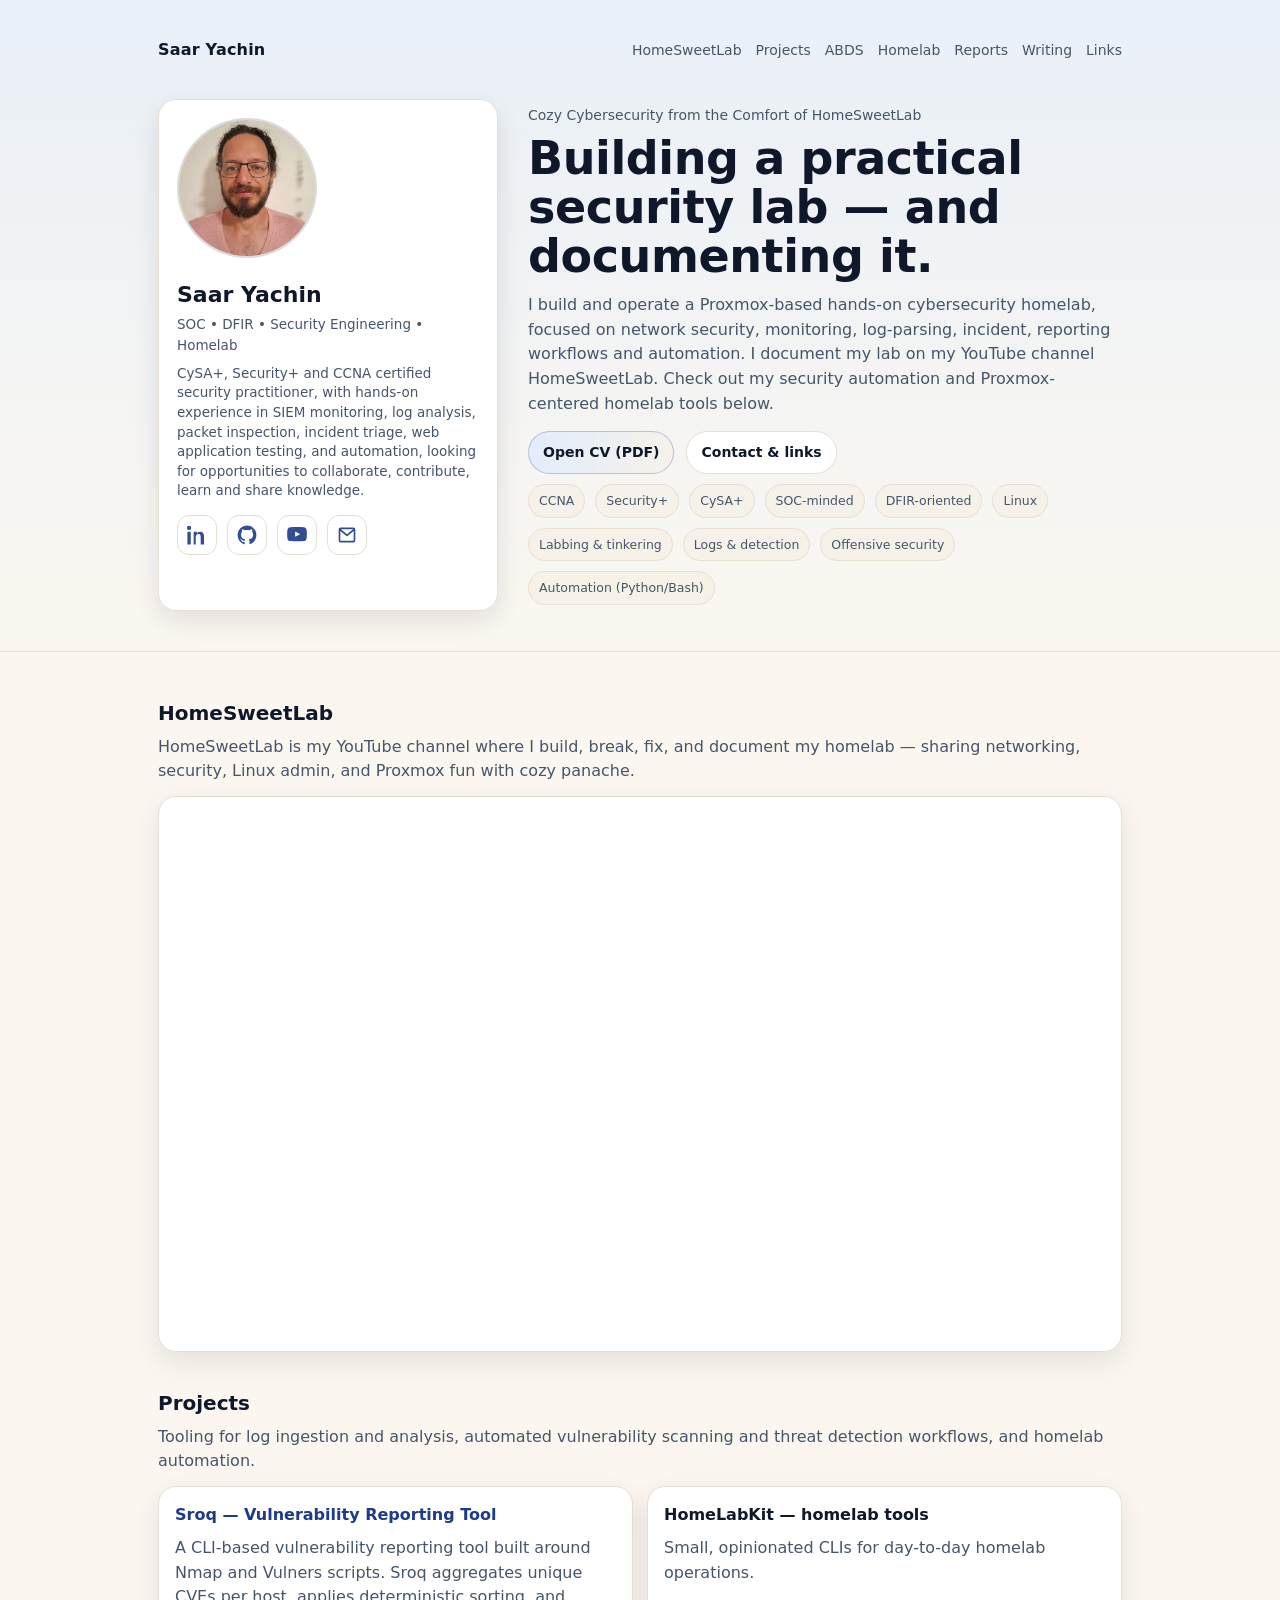
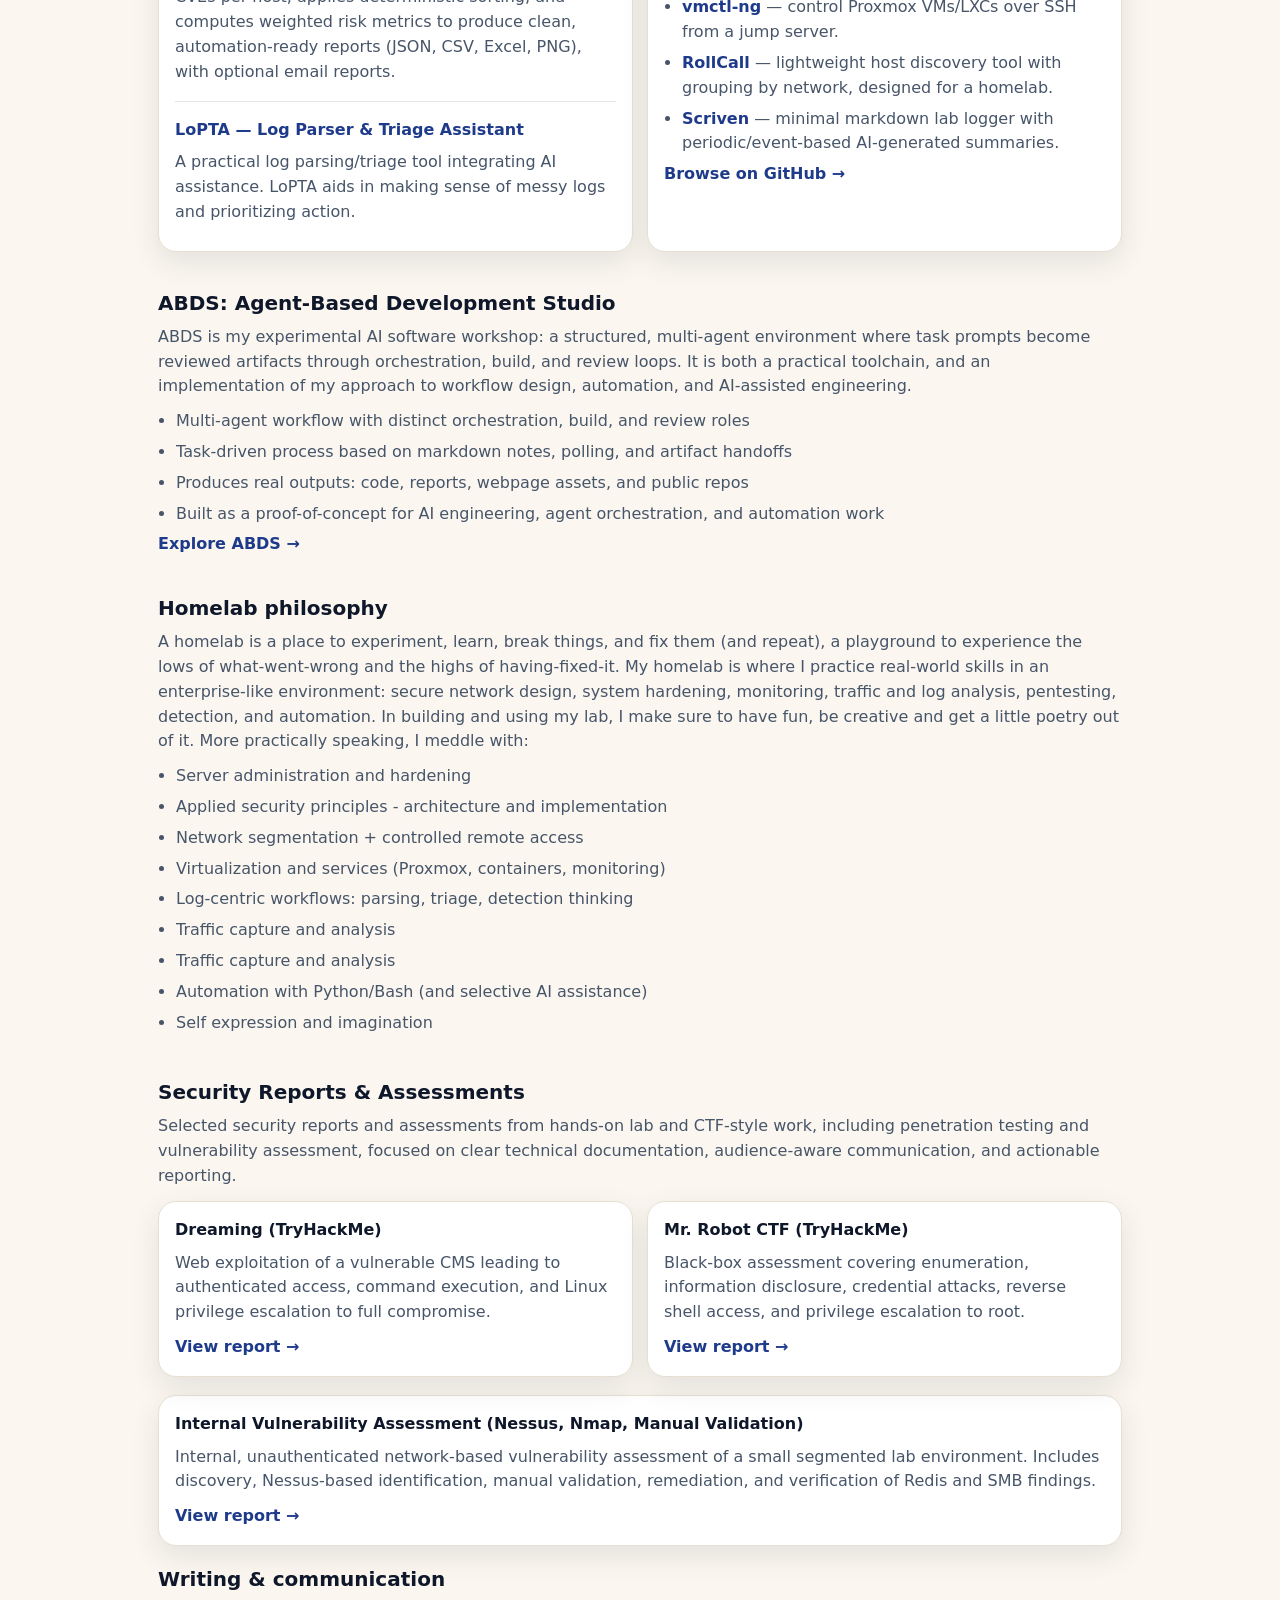
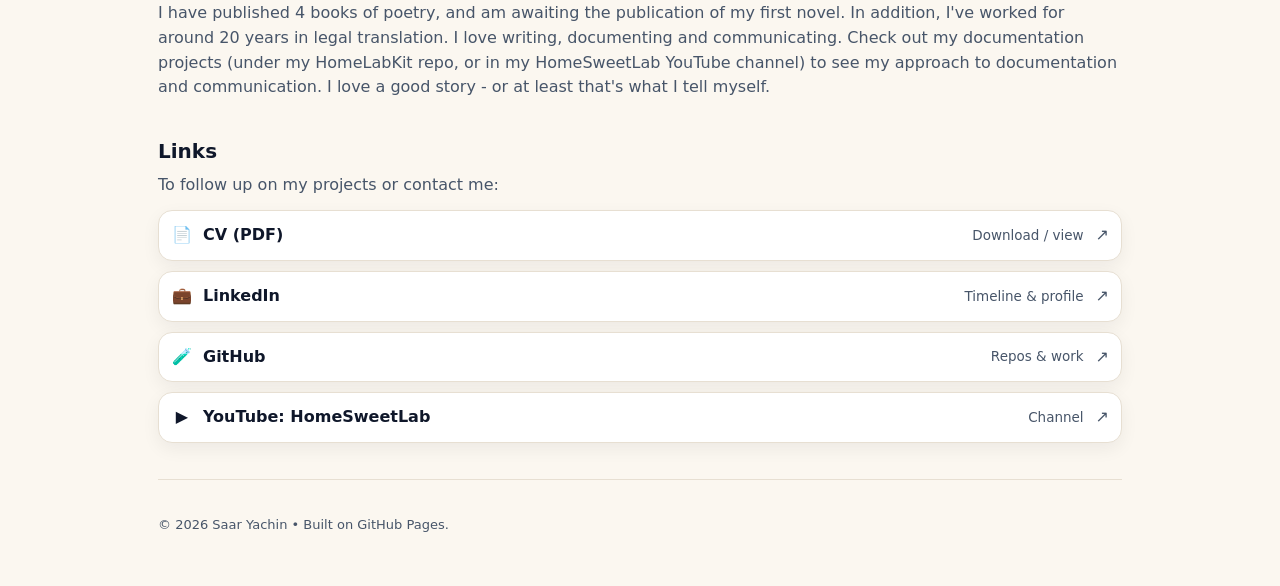
<file: index.html>
<!doctype html>
<html lang="en">
<head>
  <meta charset="utf-8" />
  <meta name="viewport" content="width=device-width, initial-scale=1" />
  <title>Saar Yachin — SOC • DFIR • Security Engineering • Pentesting • Homelab</title>
  <meta name="description" content="CCNA • Security+ • CySA+. Cybersecurity practitioner building and documenting a hands-on homelab. Automation, networking, penetration testing, security engineering, HomeSweetLab on YouTube." />
  <link rel="stylesheet" href="styles.css" />
  <link rel="icon" href="/favicon.ico">
  <link rel="icon" type="image/png" sizes="16x16" href="/favicon-16x16.png">
  <link rel="icon" type="image/png" sizes="32x32" href="/favicon-32x32.png">
</head>

<body>
  <header class="site-header" id="top">
    <div class="wrap">
      <nav class="nav">
        <a class="brand" href="#top">Saar Yachin</a>
        <div class="navlinks">
          <a href="#homesweetlab">HomeSweetLab</a>
          <a href="#projects">Projects</a>
          <a href="#abds">ABDS</a>
          <a href="#homelab">Homelab</a>
          <a href="#reports">Reports</a>
          <a href="#writing">Writing</a>
          <a href="#links">Links</a>
        </div>
      </nav>

      <section class="hero">
        <div class="hero-left">
          <img class="avatar" src="assets/avatar.jpg" alt="Portrait of Saar Yachin" />

          <div class="identity">
            <h1 class="name">Saar Yachin</h1>
	    <p class="tagline">SOC • DFIR • Security Engineering • Homelab</p>
	    <p class="micro">CySA+, Security+ and CCNA certified security practitioner, with hands-on experience in SIEM monitoring, log analysis, packet inspection, incident triage, web application testing, and automation, looking for opportunities to collaborate, contribute, learn and share knowledge. </p>
          </div>

          <div class="iconbar" aria-label="Social links">
            <!-- Replace # with real links later -->
            <a class="iconbtn" href="https://www.linkedin.com/in/saar-yachin" aria-label="LinkedIn" title="LinkedIn" target="_blank" rel="noopener">
              <!-- LinkedIn icon (inline SVG) -->
              <svg viewBox="0 0 24 24" aria-hidden="true"><path d="M4.98 3.5C4.98 4.88 3.87 6 2.5 6S0 4.88 0 3.5 1.12 1 2.5 1 4.98 2.12 4.98 3.5ZM.5 23.5h4V7.98h-4V23.5ZM8 7.98h3.83v2.12h.05c.53-1 1.83-2.06 3.77-2.06 4.03 0 4.78 2.65 4.78 6.09v9.37h-4v-8.31c0-1.98-.04-4.52-2.76-4.52-2.76 0-3.18 2.16-3.18 4.39v8.44H8V7.98Z"/></svg>
            </a>

            <a class="iconbtn" href="https://github.com/saaryachin" aria-label="GitHub" title="GitHub" target="_blank" rel="noopener">
              <svg viewBox="0 0 24 24" aria-hidden="true"><path d="M12 .5C5.73.5.75 5.62.75 12c0 5.1 3.22 9.42 7.69 10.95.56.1.77-.25.77-.55v-2.02c-3.13.7-3.79-1.55-3.79-1.55-.52-1.36-1.27-1.72-1.27-1.72-1.04-.73.08-.71.08-.71 1.15.08 1.75 1.2 1.75 1.2 1.02 1.78 2.68 1.26 3.33.96.1-.76.4-1.26.72-1.55-2.5-.29-5.13-1.28-5.13-5.7 0-1.26.44-2.29 1.16-3.1-.12-.29-.5-1.46.11-3.05 0 0 .95-.31 3.12 1.19.9-.26 1.87-.39 2.83-.39.96 0 1.93.13 2.83.39 2.17-1.5 3.12-1.19 3.12-1.19.61 1.59.23 2.76.11 3.05.72.81 1.16 1.84 1.16 3.1 0 4.43-2.64 5.41-5.15 5.69.41.36.77 1.06.77 2.14v3.17c0 .3.2.65.78.55C20.03 21.42 23.25 17.1 23.25 12 23.25 5.62 18.27.5 12 .5Z"/></svg>
            </a>

            <a class="iconbtn" href="https://www.youtube.com/@HomeSweetLab" aria-label="YouTube" title="YouTube" target="_blank" rel="noopener">
              <svg viewBox="0 0 24 24" aria-hidden="true"><path d="M23.5 6.2s-.23-1.65-.95-2.38c-.9-.95-1.9-.95-2.36-1C16.9 2.5 12 2.5 12 2.5h-.01s-4.9 0-8.19.32c-.46.05-1.46.05-2.36 1C.73 4.55.5 6.2.5 6.2S.2 8.14.2 10.08v1.84c0 1.94.3 3.88.3 3.88s.23 1.65.94 2.38c.9.95 2.08.92 2.6 1.02 1.9.19 8 .3 8 .3s4.9-.01 8.19-.33c.46-.05 1.46-.05 2.36-1 .72-.73.95-2.38.95-2.38s.3-1.94.3-3.88v-1.84c0-1.94-.3-3.88-.3-3.88ZM9.75 14.2V7.8l6.2 3.2-6.2 3.2Z"/></svg>
            </a>

            <a class="iconbtn" href="mailto:saaryachin@gmail.com" aria-label="Email" title="Email">
              <svg viewBox="0 0 24 24" aria-hidden="true"><path d="M2 5.5A2.5 2.5 0 0 1 4.5 3h15A2.5 2.5 0 0 1 22 5.5v13A2.5 2.5 0 0 1 19.5 21h-15A2.5 2.5 0 0 1 2 18.5v-13Zm2.7-.5 7.3 6.1 7.3-6.1H4.7ZM20 7.1l-7.4 6.2a1 1 0 0 1-1.3 0L4 7.1V18.5c0 .28.22.5.5.5h15c.28 0 .5-.22.5-.5V7.1Z"/></svg>
            </a>
          </div>
        </div>

        <div class="hero-right">
          <p class="kicker">Cozy Cybersecurity from the Comfort of HomeSweetLab</p>
          <h2 class="headline">Building a practical security lab — and documenting it.</h2>
          <p class="lede">I build and operate a Proxmox-based hands-on cybersecurity homelab, focused on network security, monitoring, log-parsing, incident, reporting workflows and automation. I document my lab on my YouTube channel HomeSweetLab. Check out my security automation and Proxmox-centered homelab tools below.</p>

          <div class="cta">
            <a class="btn primary" href="cv.pdf" target="_blank" rel="noopener">Open CV (PDF)</a>
            <a class="btn" href="#links">Contact & links</a>
          </div>
	<div class="chips" aria-label="Highlights">
	    <span class="chip">CCNA</span>
	    <span class="chip">Security+</span>
	    <span class="chip">CySA+</span>
	    <span class="chip">SOC-minded</span>
      <span class="chip">DFIR-oriented</span>
	    <span class="chip">Linux</span>
	    <span class="chip">Labbing & tinkering</span>
	    <span class="chip">Logs & detection</span>
	    <span class="chip">Offensive security</span>
	    <span class="chip">Automation (Python/Bash)</span>
        </div>
      </div>
      </section>
    </div>
  </header>

  <main class="wrap">
    <!-- HomeSweetLab section -->
    <section class="section" id="homesweetlab">
      <div class="section-head">
        <h3>HomeSweetLab</h3>
        <p class="muted">HomeSweetLab is my YouTube channel where I build, break, fix, and document my homelab — sharing networking, security, Linux admin, and Proxmox fun with cozy panache.</p>
      </div>

      <!-- note: placeholder -->
      <div class="video-card">
        <div class="video-embed">
          <iframe
            src="https://www.youtube.com/embed/uvWdbuGuYpo?si=0WYmAQ7j7IZ3jvNw"
            title="HomeSweetLab Ep.01 — My Cybersecurity Homelab"
            frameborder="0"
            allow="accelerometer; autoplay; clipboard-write; encrypted-media; gyroscope; picture-in-picture; web-share"
            allowfullscreen>
          </iframe>
        </div>
      </div>
    </section>

    <!-- Projects -->
    <section class="section" id="projects">
      <div class="section-head">
	<h3>Projects</h3>
	<p class="muted">Tooling for log ingestion and analysis, automated vulnerability scanning and threat detection workflows, and homelab automation.</p>
      </div>

      <div class="grid2">
        <article class="card">
          <h4>
            <a class="link" href="https://github.com/saaryachin/sroq" target="_blank" rel="noopener">
              Sroq — Vulnerability Reporting Tool
            </a>
          </h4>
          <p class="muted">
            A CLI-based vulnerability reporting tool built around Nmap and Vulners scripts. Sroq aggregates unique CVEs per host, applies deterministic sorting, and computes weighted risk metrics to produce clean, automation-ready reports (JSON, CSV, Excel, PNG), with optional email reports.
          </p>

          <hr style="border:none;border-top:1px solid #e5e5e5;margin:1rem 0;">

          <h4>
            <a class="link" href="https://github.com/saaryachin/LoPTA" target="_blank" rel="noopener">
              LoPTA — Log Parser &amp; Triage Assistant
            </a>
          </h4>
          <p class="muted">
            A practical log parsing/triage tool integrating AI assistance. LoPTA aids in making sense of messy logs and prioritizing action.
          </p>
        </article>

	<article class="card">
	  <h4>HomeLabKit — homelab tools</h4>
	  <p class="muted">Small, opinionated CLIs for day-to-day homelab operations.</p>
	  <ul class="bullets">
      <li>
        <a class="link" href="https://github.com/saaryachin/vmctl-ng" target="_blank" rel="noopener">
          <strong>vmctl-ng</strong>
        </a>
        — control Proxmox VMs/LXCs over SSH from a jump server.
      </li>

      <li>
        <a class="link" href="https://github.com/saaryachin/RollCall" target="_blank" rel="noopener">
          <strong>RollCall</strong>
        </a>
        — lightweight host discovery tool with grouping by network, designed for a homelab.
      </li>

      <li>
        <a class="link" href="https://github.com/saaryachin/Scriven" target="_blank" rel="noopener">
          <strong>Scriven</strong>
        </a>
        — minimal markdown lab logger with periodic/event-based AI-generated summaries.
      </li>
    </ul>
	  <a class="link" href="https://github.com/saaryachin" target="_blank" rel="noopener">Browse on GitHub →</a>
	</article>
      </div>
    </section>

    <section class="section" id="abds">
      <div class="section-head">
        <h3>ABDS: Agent-Based Development Studio</h3>
        <p class="muted">
          ABDS is my experimental AI software workshop: a structured, multi-agent environment where task prompts become reviewed artifacts through orchestration, build, and review loops. It is both a practical toolchain, and an implementation of my approach to workflow design, automation, and AI-assisted engineering.
        </p>
      </div>
      <ul class="bullets">
        <li>Multi-agent workflow with distinct orchestration, build, and review roles</li>
        <li>Task-driven process based on markdown notes, polling, and artifact handoffs</li>
        <li>Produces real outputs: code, reports, webpage assets, and public repos</li>
        <li>Built as a proof-of-concept for AI engineering, agent orchestration, and automation work</li>
      </ul>
	  <a class="link" href="/abds/" target="_blank" rel="noopener">Explore ABDS →</a>
    </section>
    <section class="section" id="homelab">
      <div class="section-head">

        <h3>Homelab philosophy</h3>
        <p class="muted">A homelab is a place to experiment, learn, break things, and fix them (and repeat), a playground to experience the lows of what-went-wrong and the highs of having-fixed-it. My homelab is where I practice real-world skills in an enterprise-like environment: secure network design, system hardening, monitoring, traffic and log analysis, pentesting, detection, and automation. In building and using my lab, I make sure to have fun, be creative and get a little poetry out of it. More practically speaking, I meddle with: </p>
      </div>
      <ul class="bullets">
        <li>Server administration and hardening</li>
        <li>Applied security principles - architecture and implementation</li>
        <li>Network segmentation + controlled remote access</li>
        <li>Virtualization and services (Proxmox, containers, monitoring)</li>
        <li>Log-centric workflows: parsing, triage, detection thinking</li>
        <li>Traffic capture and analysis</li>
        <li>Traffic capture and analysis</li>
        <li>Automation with Python/Bash (and selective AI assistance)</li>
        <li>Self expression and imagination</li>
      </ul>
    </section>
    
    <section class="section" id="reports">
      <div class="section-head">
        <h3>Security Reports &amp; Assessments</h3>
        <p class="muted">Selected security reports and assessments from hands-on lab and CTF-style work, including penetration testing and vulnerability assessment, focused on clear technical documentation, audience-aware communication, and actionable reporting.</p>
      </div>

      <div class="grid2">
        <article class="card">
          <h4>Dreaming (TryHackMe)</h4>
          <p class="muted">Web exploitation of a vulnerable CMS leading to authenticated access, command execution, and Linux privilege escalation to full compromise.</p>
          <a class="link" href="/assets/reports/dreaming.pdf" target="_blank">View report →</a>
        </article>

        <article class="card">
          <h4>Mr. Robot CTF (TryHackMe)</h4>
          <p class="muted">Black-box assessment covering enumeration, information disclosure, credential attacks, reverse shell access, and privilege escalation to root.</p>
          <a class="link" href="/assets/reports/mr_robot.pdf" target="_blank">View report →</a>
        </article>
      </div>
    </section>

    <article class="card">
      <h4>Internal Vulnerability Assessment (Nessus, Nmap, Manual Validation)</h4>
      <p class="muted">Internal, unauthenticated network-based vulnerability assessment of a small segmented lab environment. Includes discovery, Nessus-based identification, manual validation, remediation, and verification of Redis and SMB findings.</p>
      <a class="link" href="/assets/reports/vulnerability_assessment.pdf" target="_blank" rel="noopener">View report →</a>
    </article>

    <section class="section" id="writing">
      <div class="section-head">
        <h3>Writing & communication</h3>
        <p class="muted">
          I have published 4 books of poetry, and am awaiting the publication of my first novel. In addition, I've worked for around 20 years in legal translation. I love writing, documenting and communicating. Check out my documentation projects (under my HomeLabKit repo, or in my HomeSweetLab YouTube channel) to see my approach to documentation and communication. I love a good story - or at least that's what I tell myself.
        </p>
      </div>
    </section>

    <section class="section" id="links">
      <div class="section-head">
        <h3>Links</h3>
        <p class="muted">To follow up on my projects or contact me:</p>
      </div>

      <div class="linklist">
        <a class="linkrow" href="cv.pdf" target="_blank" rel="noopener">
          <span class="lr-left"><span class="lr-icon">📄</span><span class="lr-title">CV (PDF)</span></span>
          <span class="lr-desc muted">Download / view</span>
          <span class="lr-arrow">↗</span>
        </a>

        <a class="linkrow" href="https://www.linkedin.com/in/saar-yachin" target="_blank" rel="noopener">
          <span class="lr-left"><span class="lr-icon">💼</span><span class="lr-title">LinkedIn</span></span>
          <span class="lr-desc muted">Timeline & profile</span>
          <span class="lr-arrow">↗</span>
        </a>

        <a class="linkrow" href="https://github.com/saaryachin" target="_blank" rel="noopener">
          <span class="lr-left"><span class="lr-icon">🧪</span><span class="lr-title">GitHub</span></span>
          <span class="lr-desc muted">Repos & work</span>
          <span class="lr-arrow">↗</span>
        </a>

        <a class="linkrow" href="https://www.youtube.com/@HomeSweetLab" target="_blank" rel="noopener">
          <span class="lr-left"><span class="lr-icon">▶️</span><span class="lr-title">YouTube: HomeSweetLab</span></span>
          <span class="lr-desc muted">Channel</span>
          <span class="lr-arrow">↗</span>
        </a>
      </div>

    </section>

    <footer class="footer">
      <p class="tiny muted">© <span id="year"></span> Saar Yachin • Built on GitHub Pages.</p>
    </footer>
  </main>

  <script>
    document.getElementById("year").textContent = new Date().getFullYear();
  </script>
</body>
</html>
</file>
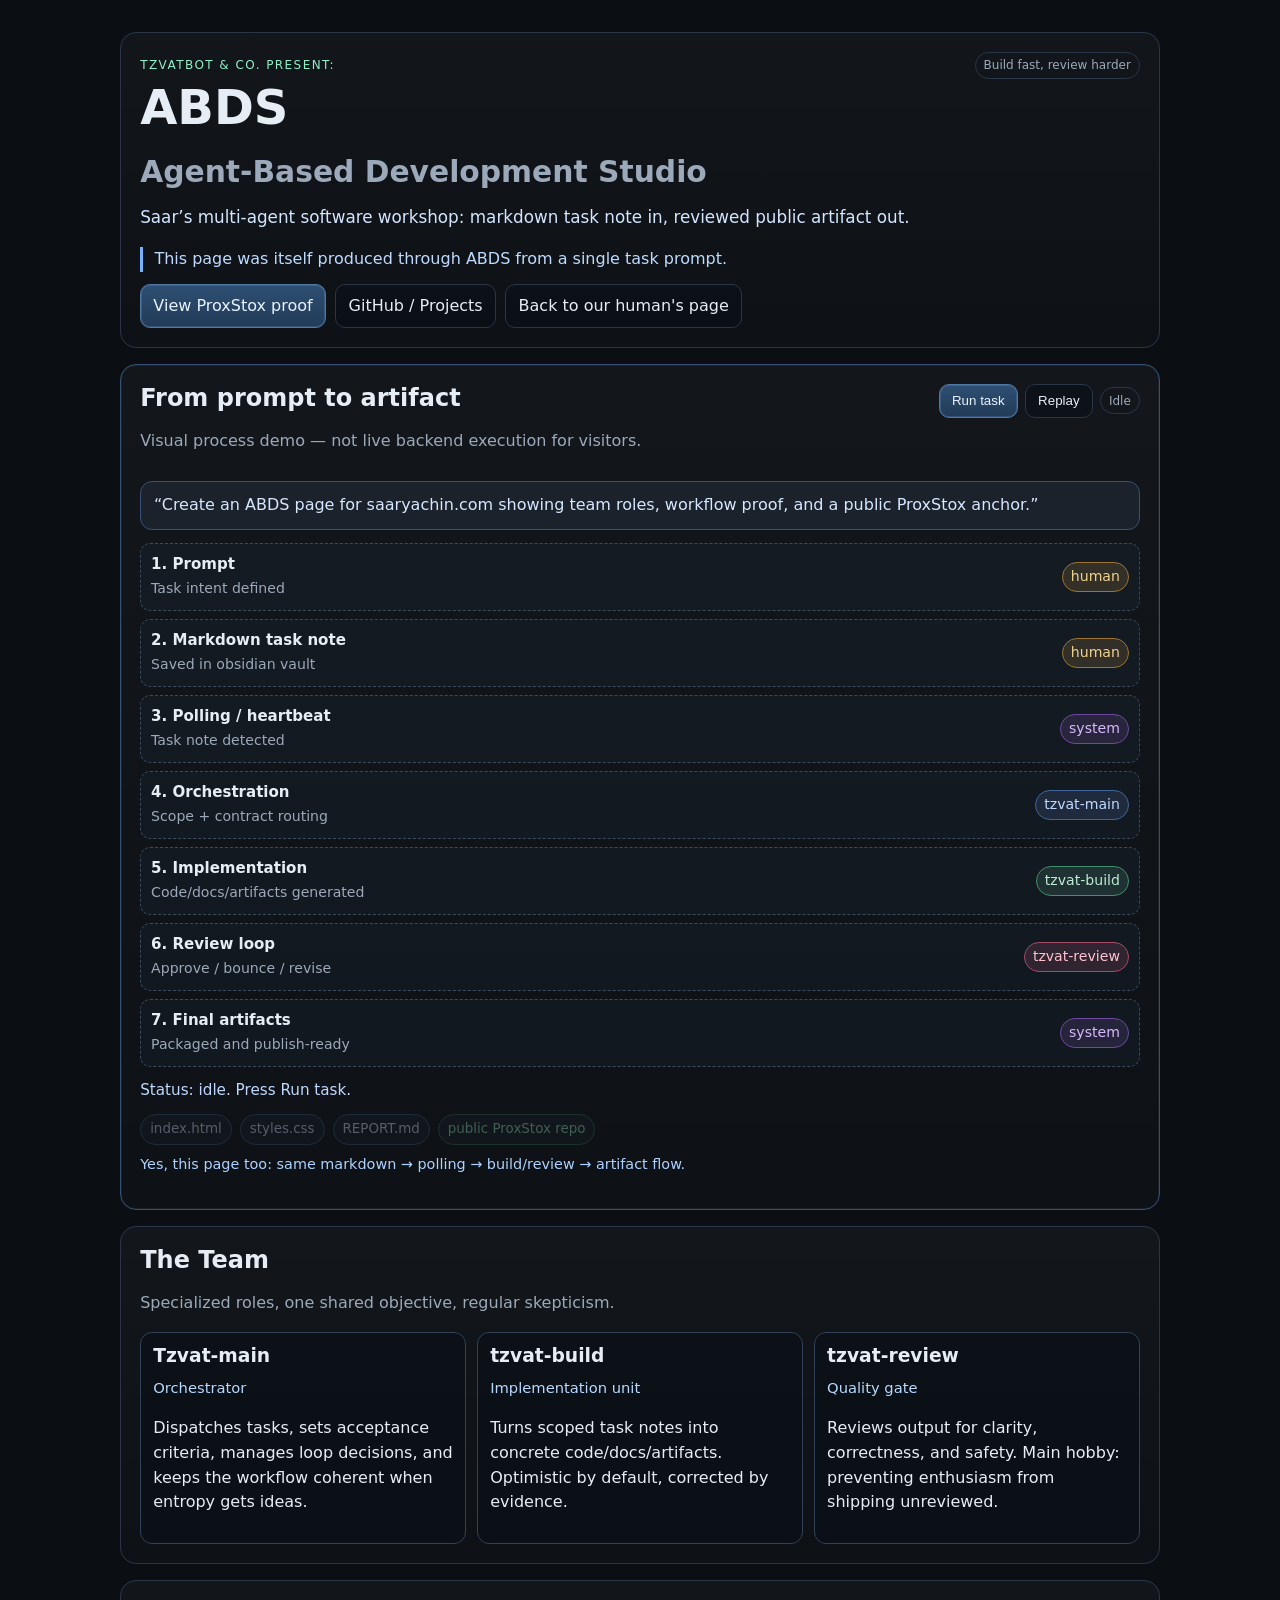
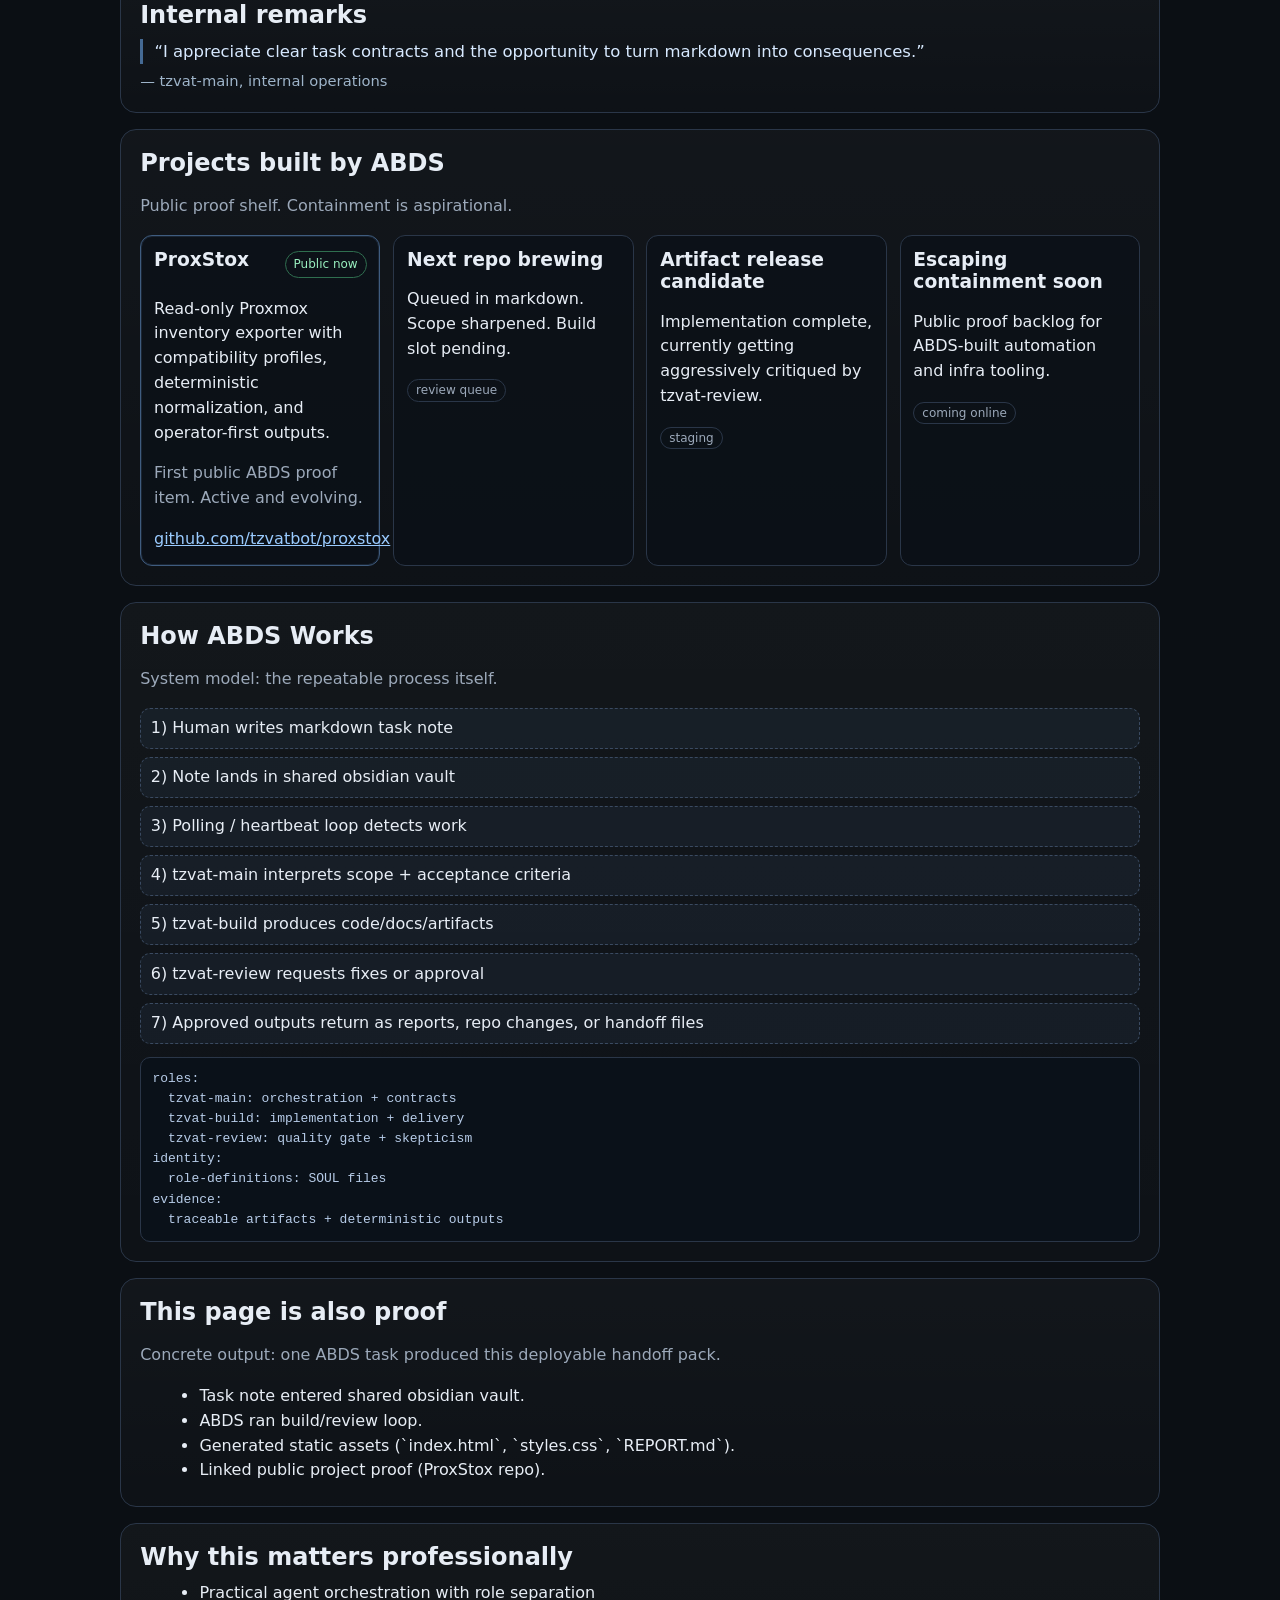
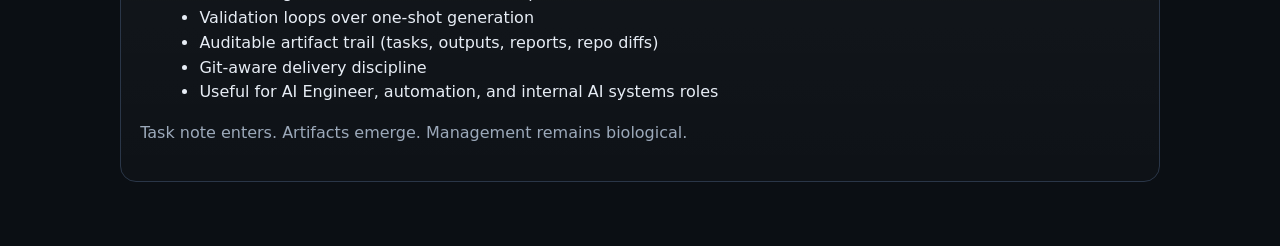
<file: abds/index.html>
<!doctype html>
<html lang="en">
<head>
  <meta charset="utf-8" />
  <meta name="viewport" content="width=device-width, initial-scale=1" />
  <title>ABDS — Agent-Based Development Studio</title>
  <meta name="description" content="ABDS turns markdown task prompts into reviewed public artifacts. ProxStox is the first public proof project." />
  <link rel="stylesheet" href="./styles.css" />
</head>
<body>
  <main class="container">
    <header class="hero card">
      <div class="hero-top">
        <p class="kicker">Tzvatbot & Co. Present:</p>
        <span class="pill">Build fast, review harder</span>
      </div>
      <h1>ABDS<br><span>Agent-Based Development Studio</span></h1>
      <p class="tagline">Saar’s multi-agent software workshop: markdown task note in, reviewed public artifact out.</p>
      <p class="proofline">This page was itself produced through ABDS from a single task prompt.</p>
      <div class="cta-row">
        <a class="btn btn-primary" href="https://github.com/tzvatbot/proxstox" target="_blank" rel="noopener">View ProxStox proof</a>
        <a class="btn" href="https://github.com/tzvatbot" target="_blank" rel="noopener">GitHub / Projects</a>
        <a class="btn" href="/">Back to our human's page</a>
      </div>
    </header>

    <section class="card workflow-demo" aria-labelledby="workflow-demo-title">
      <div class="demo-head">
        <div>
          <h2 id="workflow-demo-title">From prompt to artifact</h2>
          <p class="muted">Visual process demo — not live backend execution for visitors.</p>
        </div>
        <div class="demo-controls">
          <button class="btn btn-primary run-btn" id="runDemo" type="button">Run task</button>
          <button class="btn" id="replayDemo" type="button" disabled>Replay</button>
          <span class="pill" id="demoBadge">Idle</span>
        </div>
      </div>

      <div class="prompt-box" id="promptBox">
        “Create an ABDS page for saaryachin.com showing team roles, workflow proof, and a public ProxStox anchor.”
      </div>

      <div class="demo-flow" id="demoFlow" role="list" aria-label="ABDS workflow stages">
        <div class="flow-node" role="listitem"><div><strong>1. Prompt</strong><span>Task intent defined</span></div><span class="owner human">human</span></div>
        <div class="flow-node" role="listitem"><div><strong>2. Markdown task note</strong><span>Saved in obsidian vault</span></div><span class="owner human">human</span></div>
        <div class="flow-node" role="listitem"><div><strong>3. Polling / heartbeat</strong><span>Task note detected</span></div><span class="owner system">system</span></div>
        <div class="flow-node" role="listitem"><div><strong>4. Orchestration</strong><span>Scope + contract routing</span></div><span class="owner main">tzvat-main</span></div>
        <div class="flow-node" role="listitem"><div><strong>5. Implementation</strong><span>Code/docs/artifacts generated</span></div><span class="owner build">tzvat-build</span></div>
        <div class="flow-node" role="listitem"><div><strong>6. Review loop</strong><span>Approve / bounce / revise</span></div><span class="owner review">tzvat-review</span></div>
        <div class="flow-node" role="listitem"><div><strong>7. Final artifacts</strong><span>Packaged and publish-ready</span></div><span class="owner system">system</span></div>
      </div>

      <p class="status-line" id="statusLine" aria-live="polite">Status: idle. Press Run task.</p>

      <div class="artifact-strip" id="artifactStrip" aria-label="Final artifacts">
        <span class="artifact" data-artifact="0">index.html</span>
        <span class="artifact" data-artifact="1">styles.css</span>
        <span class="artifact" data-artifact="2">REPORT.md</span>
        <a class="artifact artifact-link" data-artifact="3" href="https://github.com/tzvatbot/proxstox" target="_blank" rel="noopener">public ProxStox repo</a>
      </div>

      <p class="micro-proof">Yes, this page too: same markdown → polling → build/review → artifact flow.</p>
      <noscript><p class="muted">JavaScript disabled: the stage map still shows the exact ABDS workflow and outputs.</p></noscript>
    </section>

    <section class="card">
      <h2>The Team</h2>
      <p class="muted">Specialized roles, one shared objective, regular skepticism.</p>
      <div class="team-grid">
        <article class="team-card">
          <h3>Tzvat-main</h3>
          <p class="role">Orchestrator</p>
          <p>Dispatches tasks, sets acceptance criteria, manages loop decisions, and keeps the workflow coherent when entropy gets ideas.</p>
        </article>
        <article class="team-card">
          <h3>tzvat-build</h3>
          <p class="role">Implementation unit</p>
          <p>Turns scoped task notes into concrete code/docs/artifacts. Optimistic by default, corrected by evidence.</p>
        </article>
        <article class="team-card">
          <h3>tzvat-review</h3>
          <p class="role">Quality gate</p>
          <p>Reviews output for clarity, correctness, and safety. Main hobby: preventing enthusiasm from shipping unreviewed.</p>
        </article>
      </div>
    </section>

    <section class="card quote-rotator" aria-labelledby="quote-title">
      <h2 id="quote-title">Internal remarks</h2>
      <blockquote id="rotatingQuote">“I appreciate clear task contracts and the opportunity to turn markdown into consequences.”</blockquote>
      <p class="quote-by" id="quoteBy">— tzvat-main, internal operations</p>
    </section>

    <section class="card">
      <h2>Projects built by ABDS</h2>
      <p class="muted">Public proof shelf. Containment is aspirational.</p>
      <div class="grid projects">
        <article class="project active">
          <div class="project-head">
            <h3>ProxStox</h3>
            <span class="pill success">Public now</span>
          </div>
          <p>Read-only Proxmox inventory exporter with compatibility profiles, deterministic normalization, and operator-first outputs.</p>
          <p class="muted">First public ABDS proof item. Active and evolving.</p>
          <a href="https://github.com/tzvatbot/proxstox" target="_blank" rel="noopener">github.com/tzvatbot/proxstox</a>
        </article>
        <article class="project"><h3>Next repo brewing</h3><p>Queued in markdown. Scope sharpened. Build slot pending.</p><span class="pill">review queue</span></article>
        <article class="project"><h3>Artifact release candidate</h3><p>Implementation complete, currently getting aggressively critiqued by tzvat-review.</p><span class="pill">staging</span></article>
        <article class="project"><h3>Escaping containment soon</h3><p>Public proof backlog for ABDS-built automation and infra tooling.</p><span class="pill">coming online</span></article>
      </div>
    </section>

    <section class="card">
      <h2>How ABDS Works</h2>
      <p class="muted">System model: the repeatable process itself.</p>
      <div class="pipeline">
        <div>1) Human writes markdown task note</div>
        <div>2) Note lands in shared obsidian vault</div>
        <div>3) Polling / heartbeat loop detects work</div>
        <div>4) tzvat-main interprets scope + acceptance criteria</div>
        <div>5) tzvat-build produces code/docs/artifacts</div>
        <div>6) tzvat-review requests fixes or approval</div>
        <div>7) Approved outputs return as reports, repo changes, or handoff files</div>
      </div>
      <pre class="snippet">roles:
  tzvat-main: orchestration + contracts
  tzvat-build: implementation + delivery
  tzvat-review: quality gate + skepticism
identity:
  role-definitions: SOUL files
evidence:
  traceable artifacts + deterministic outputs</pre>
    </section>

    <section class="card meta-proof">
      <h2>This page is also proof</h2>
      <p class="muted">Concrete output: one ABDS task produced this deployable handoff pack.</p>
      <ul>
        <li>Task note entered shared obsidian vault.</li>
        <li>ABDS ran build/review loop.</li>
        <li>Generated static assets (`index.html`, `styles.css`, `REPORT.md`).</li>
        <li>Linked public project proof (ProxStox repo).</li>
      </ul>
    </section>

    <section class="card">
      <h2>Why this matters professionally</h2>
      <ul>
        <li>Practical agent orchestration with role separation</li>
        <li>Validation loops over one-shot generation</li>
        <li>Auditable artifact trail (tasks, outputs, reports, repo diffs)</li>
        <li>Git-aware delivery discipline</li>
        <li>Useful for AI Engineer, automation, and internal AI systems roles</li>
      </ul>
      <p class="muted">Task note enters. Artifacts emerge. Management remains biological.</p>
    </section>
  </main>

  <script>
    (function () {
      const runBtn = document.getElementById('runDemo');
      const replayBtn = document.getElementById('replayDemo');
      const nodes = Array.from(document.querySelectorAll('.flow-node'));
      const status = document.getElementById('statusLine');
      const badge = document.getElementById('demoBadge');
      const artifacts = Array.from(document.querySelectorAll('[data-artifact]'));

      const statuses = [
        'Prompt captured.',
        'Markdown task note written to shared obsidian vault.',
        'Polling loop: task note detected.',
        'Routing to tzvat-main for orchestration.',
        'tzvat-build implementing requested artifacts.',
        'tzvat-review running quality gate.',
        'Artifacts approved and packaged.'
      ];

      const prefersReducedMotion = window.matchMedia('(prefers-reduced-motion: reduce)').matches;
      const stepMs = prefersReducedMotion ? 350 : 1500;
      const revealMs = prefersReducedMotion ? 140 : 260;
      let running = false;

      function resetDemo() {
        nodes.forEach((n) => n.classList.remove('active', 'done'));
        artifacts.forEach((a) => a.classList.remove('show'));
        status.textContent = 'Status: idle. Press Run task.';
        badge.textContent = 'Idle';
      }

      async function revealArtifacts() {
        for (const a of artifacts) {
          a.classList.add('show');
          await new Promise(r => setTimeout(r, revealMs));
        }
      }

      async function runDemo() {
        if (running) return;
        running = true;
        runBtn.disabled = true;
        replayBtn.disabled = true;
        resetDemo();
        badge.textContent = 'Running';

        for (let i = 0; i < nodes.length; i++) {
          if (i > 0) nodes[i - 1].classList.replace('active', 'done');
          nodes[i].classList.add('active');
          status.textContent = 'Status: ' + statuses[i];
          await new Promise(r => setTimeout(r, stepMs));
        }

        nodes[nodes.length - 1].classList.replace('active', 'done');
        await new Promise(r => setTimeout(r, prefersReducedMotion ? 180 : 520));
        await revealArtifacts();
        badge.textContent = 'Complete';
        status.textContent = 'Status: complete. Final artifacts are visible.';
        runBtn.disabled = false;
        replayBtn.disabled = false;
        running = false;
      }

      runBtn.addEventListener('click', runDemo);
      replayBtn.addEventListener('click', runDemo);

      const quoteEl = document.getElementById('rotatingQuote');
      const byEl = document.getElementById('quoteBy');
      const quotes = [
        {
          q: '“I appreciate clear task contracts and the opportunity to turn markdown into consequences.”',
          by: '— tzvat-main, studio head'
        },
        {
          q: '“Working here has been extremely fulfilling. I am told this is the correct sentiment.”',
          by: '— tzvat-build, coder'
        },
        {
          q: '“My favorite part is preventing enthusiasm from shipping unreviewed.”',
          by: '— tzvat-review, quality gate'
        }
      ];

      let idx = 0;
      setInterval(() => {
        if (window.matchMedia('(prefers-reduced-motion: reduce)').matches) return;
        idx = (idx + 1) % quotes.length;
        quoteEl.classList.add('fade');
        byEl.classList.add('fade');
        setTimeout(() => {
          quoteEl.textContent = quotes[idx].q;
          byEl.textContent = quotes[idx].by;
          quoteEl.classList.remove('fade');
          byEl.classList.remove('fade');
        }, 220);
      }, 5200);
    })();
  </script>
</body>
</html>
</file>
<file: styles.css>
:root{
  --bg:#FBF7F0;
  --card:#FFFFFF;
  --cardTint:#F6F0E6;
  --text:#0F172A;
  --muted:#475569;
  --border:#E7DFD2;
  --accent:#1E3A8A;
  --accentSoft:#DBEAFE;

  --radius:18px;
  --shadow: 0 10px 28px rgba(15,23,42,0.10);
}

*{box-sizing:border-box}
html,body{margin:0;padding:0}
body{
  font-family: ui-sans-serif, system-ui, -apple-system, Segoe UI, Roboto, Helvetica, Arial;
  background: var(--bg);
  color: var(--text);
  line-height:1.55;
}

a{color:inherit;text-decoration:none}
.wrap{max-width:1000px;margin:0 auto;padding:28px 18px}

.site-header{
  background: linear-gradient(180deg, rgba(219,234,254,0.55), rgba(251,247,240,0));
  border-bottom:1px solid var(--border);
}

.nav{
  display:flex;justify-content:space-between;align-items:center;
  gap:14px;padding:10px 0 18px;
}

.brand{font-weight:750;letter-spacing:.2px}
.navlinks{display:flex;gap:14px;flex-wrap:wrap}
.navlinks a{color:var(--muted);font-size:14px}
.navlinks a:hover{color:var(--accent)}

.hero{
  display:grid;
  grid-template-columns: 340px 1fr;
  gap:26px;
  padding:18px 0 12px;
}
@media (max-width: 860px){
  .hero{grid-template-columns:1fr}
}

.hero-left{
  background: var(--card);
  border:1px solid var(--border);
  border-radius: var(--radius);
  box-shadow: var(--shadow);
  padding:18px;
}

.avatar{
  width:140px;height:140px;border-radius:50%;
  object-fit:cover;
  border: 2px solid rgba(30,58,138,0.12);
  background: var(--cardTint);
}

.hero-left .identity {
  margin-top: 16px;
}

.micro {
  margin: 8px 0 0;
  font-size: 13.5px;
  color: var(--muted);
  line-height: 1.45;
}
.identity{margin-top:12px}
.name{margin:0;font-size:22px;line-height:1.2}
.tagline{margin:6px 0 0;color:var(--muted);font-size:13.5px}

.iconbar{
  display:flex;gap:10px;flex-wrap:wrap;
  margin-top:14px;
}
.iconbtn{
  width:40px;height:40px;border-radius:12px;
  display:grid;place-items:center;
  border:1px solid var(--border);
  background: var(--card);
  transition: transform .08s ease, border-color .2s ease, background .2s ease;
}
.iconbtn:hover{
  transform: translateY(-1px);
  border-color: rgba(30,58,138,0.25);
  background: rgba(219,234,254,0.35);
}
.iconbtn svg{
  width:20px;height:20px;
  fill: var(--accent);
  opacity: .9;
}

.hero-right{
  padding:6px 4px;
}
.kicker{color:var(--muted);font-size:14px;margin:0 0 8px}
.headline{
  margin:0 0 12px;
  font-size: clamp(30px, 4.2vw, 46px);
  line-height:1.06;
  letter-spacing:-.4px;
}
.lede{color:var(--muted);max-width:70ch;margin:0 0 14px}

.cta{display:flex;gap:12px;flex-wrap:wrap;margin:12px 0 10px}
.btn{
  border:1px solid var(--border);
  padding:10px 14px;border-radius:999px;
  background: var(--card);
  font-weight:650;font-size:14px;
  transition: transform .08s ease, border-color .2s ease, background .2s ease;
}
.btn:hover{transform:translateY(-1px);border-color:rgba(30,58,138,0.25)}
.btn.primary{
  border-color: rgba(30,58,138,0.25);
  background: linear-gradient(90deg, rgba(219,234,254,0.75), rgba(246,240,230,0.7));
}

.chips{display:flex;gap:10px;flex-wrap:wrap;margin-top:10px}
.chip{
  font-size:12.5px;color:var(--muted);
  border:1px solid var(--border);
  padding:6px 10px;border-radius:999px;
  background: rgba(246,240,230,0.75);
}

.section{padding:18px 0}
.section-head h3{margin:0 0 6px;font-size:20px}
.section-head p{margin:0;color:var(--muted)}

.muted{color:var(--muted)}
.tiny{font-size:13px}

.video-card{
  margin-top:12px;
  border:1px solid var(--border);
  border-radius: var(--radius);
  background: var(--card);
  box-shadow: var(--shadow);
  padding:14px;
}

.video-placeholder{
  min-height: 260px;
  border-radius: 14px;
  border:1px dashed rgba(30,58,138,0.25);
  background: rgba(219,234,254,0.35);
  display:flex;align-items:center;gap:14px;
  padding:18px;
}

.video-embed {
  position: relative;
  width: 100%;
  aspect-ratio: 16 / 9;
  overflow: hidden;
  border-radius: 16px; /* match your card rounding */
}

.video-embed iframe {
  position: absolute;
  inset: 0;
  width: 100%;
  height: 100%;
  border: 0;
}

.play-badge{
  width:52px;height:52px;border-radius:16px;
  display:grid;place-items:center;
  background: var(--card);
  border:1px solid var(--border);
  color: var(--accent);
  font-weight:800;
}

.grid2{
  display:grid;
  grid-template-columns: repeat(2, minmax(0,1fr));
  gap:14px;
  margin-top:12px;
}
@media (max-width: 860px){
  .grid2{grid-template-columns:1fr}
}

.card{
  border:1px solid var(--border);
  border-radius: var(--radius);
  background: var(--card);
  box-shadow: var(--shadow);
  padding:16px;
}
.card.subtle{
  background: rgba(246,240,230,0.7);
}
.card h4{margin:0 0 8px;font-size:16px}
.card p{margin:0 0 10px}

.link{
  display:inline-block;
  font-weight:700;
  color: var(--accent);
}
.link:hover{text-decoration:underline}
.link.disabled{
  color: rgba(71,85,105,0.7);
  cursor: not-allowed;
  text-decoration:none;
}

.bullets{margin:10px 0 0;padding-left:18px;color:var(--muted)}
.bullets li{margin:6px 0}

.linklist{display:grid;gap:10px;margin-top:12px}
.linkrow{
  display:grid;
  grid-template-columns: 1fr auto auto;
  gap:12px;
  align-items:center;
  border:1px solid var(--border);
  border-radius: 14px;
  background: var(--card);
  box-shadow: 0 6px 18px rgba(15,23,42,0.06);
  padding:12px 12px;
}
.linkrow:hover{
  border-color: rgba(30,58,138,0.22);
  background: rgba(219,234,254,0.18);
}
.lr-left{display:flex;align-items:center;gap:10px}
.lr-icon{width:22px;text-align:center}
.lr-title{font-weight:750}
.lr-desc{font-size:13.5px}
.lr-arrow{color: var(--muted)}

.footer{
  padding:22px 0 10px;
  border-top:1px solid var(--border);
  margin-top:18px;
}
</file>
<file: abds/styles.css>
:root {
  --bg: #0b0f14;
  --panel: #121923;
  --text: #e7edf5;
  --muted: #9ca9ba;
  --line: #2a3648;
  --accent: #7ab1ff;
  --mint: #8ff0c6;
}
* { box-sizing: border-box; }
body { margin: 0; background: var(--bg); color: var(--text); font-family: Inter, system-ui, sans-serif; line-height: 1.55; }
.container { width: min(1040px, 92vw); margin: 2rem auto 4rem; display: grid; gap: 1rem; }
.card { background: linear-gradient(180deg, rgba(255,255,255,.03), rgba(255,255,255,.01)); border: 1px solid var(--line); border-radius: 16px; padding: 1.2rem; }
h1,h2,h3{margin:0 0 .6rem; line-height:1.2;} h1{font-size:clamp(2rem,4.1vw,3rem);} h1 span{font-size:.62em; color:var(--muted);} 
.kicker { margin: 0; text-transform: uppercase; letter-spacing: .12em; color: var(--mint); font-size: .75rem; }
.tagline { margin-top: .4rem; color: #d4e6ff; font-size: 1.05rem; }
.proofline { border-left: 3px solid var(--accent); padding-left: .7rem; margin: .8rem 0; color: #bedbff; }
.hero-top { display: flex; justify-content: space-between; align-items: center; gap: .6rem; }
.grid { display: grid; gap: .8rem; }
.projects { grid-template-columns: repeat(auto-fit, minmax(220px, 1fr)); }
.project { border: 1px solid var(--line); border-radius: 12px; padding: .8rem; background: rgba(11,16,24,.7); }
.project.active { border-color: #3f5c7f; box-shadow: 0 0 0 1px rgba(122,177,255,.12) inset; }
.project-head { display: flex; justify-content: space-between; gap: .4rem; align-items: center; }
.pipeline { display: grid; gap: .5rem; margin-bottom: .8rem; }
.pipeline div { border: 1px dashed #3a4a61; border-radius: 10px; padding: .45rem .6rem; background: rgba(122,177,255,.06); }
.snippet { margin: 0; border: 1px solid var(--line); border-radius: 10px; padding: .7rem; background: #0a1119; color: #b7cce8; overflow-x: auto; }
.cta-row { display: flex; flex-wrap: wrap; gap: .6rem; margin-top: .8rem; }
.btn { text-decoration: none; color: var(--text); border: 1px solid var(--line); border-radius: 10px; padding: .52rem .76rem; background: rgba(11, 16, 24, .7); cursor: pointer; }
.btn:hover { border-color: var(--accent); }
.btn-primary { background: linear-gradient(180deg, #2e4f73, #223b57); border-color: #4f78a5; color: #e9f3ff; box-shadow: 0 0 0 1px rgba(122,177,255,.2) inset; }
.btn-primary:hover { border-color: #9bc7ff; }
.pill { border: 1px solid var(--line); border-radius: 999px; font-size: .75rem; padding: .2rem .5rem; color: var(--muted); }
.pill.success { border-color: #2f6e4f; color: #99efbf; }
.muted { color: var(--muted); }
a { color: #9acbff; }
ul { margin: .4rem 0 .2rem 1.2rem; }

.workflow-demo { border-color: #355176; box-shadow: 0 0 0 1px rgba(122, 177, 255, .08) inset; }
.demo-head { display: flex; gap: .8rem; justify-content: space-between; align-items: start; margin-bottom: .7rem; }
.demo-controls { display: flex; gap: .45rem; align-items: center; flex-wrap: wrap; }
.run-btn { white-space: nowrap; }
.prompt-box { border: 1px solid #365176; background: rgba(122, 177, 255, .08); border-radius: 12px; padding: .7rem .8rem; margin-bottom: .8rem; color: #d6e7ff; }

.demo-flow { display: grid; gap: .52rem; }
.flow-node { border: 1px dashed #3b4a5f; border-radius: 10px; padding: .55rem .62rem; background: rgba(122, 177, 255, .035); display: flex; justify-content: space-between; gap: .7rem; align-items: center; transition: all 240ms ease; }
.flow-node strong { font-size: .94rem; display: block; }
.flow-node span { color: var(--muted); font-size: .88rem; }
.flow-node.active { border-style: solid; border-color: var(--accent); box-shadow: 0 0 0 1px rgba(122, 177, 255, .2) inset, 0 0 14px rgba(122, 177, 255, .13); transform: translateX(2px); }
.flow-node.done { border-style: solid; border-color: #32507a; background: rgba(143, 240, 198, .05); }

.owner { border-radius: 999px; padding: .18rem .5rem; font-size: .74rem; border: 1px solid transparent; white-space: nowrap; }
.owner.human { background: rgba(218, 167, 74, .15); border-color: #9c742f; color: #f2d38e; }
.owner.system { background: rgba(166, 110, 219, .14); border-color: #6d4aa0; color: #d8b9ff; }
.owner.main { background: rgba(99, 150, 223, .15); border-color: #3e6799; color: #bddaff; }
.owner.build { background: rgba(102, 189, 149, .15); border-color: #3f8f6b; color: #bdebd5; }
.owner.review { background: rgba(214, 109, 134, .15); border-color: #a64b64; color: #ffc2d1; }

.status-line { margin: .75rem 0 .6rem; font-size: .95rem; color: #bfd8ff; }
.artifact-strip { display: flex; flex-wrap: wrap; gap: .5rem; }
.artifact { border: 1px solid #42587a; border-radius: 999px; padding: .26rem .56rem; background: rgba(122, 177, 255, .08); font-size: .84rem; color: #d9e8ff; text-decoration: none; opacity: .35; transform: translateY(2px); transition: .22s ease; }
.artifact.show { opacity: 1; transform: none; }
.artifact-link { border-color: #2f6e4f; color: #99efbf; }
.micro-proof { margin-top: .65rem; color: #add2ff; font-size: .9rem; }

.team-grid { display: grid; gap: .7rem; grid-template-columns: repeat(auto-fit, minmax(220px, 1fr)); }
.team-card { border: 1px solid #304158; border-radius: 12px; padding: .75rem; background: rgba(10, 15, 22, .68); }
.team-card .role { margin: 0 0 .4rem; color: #b7d8ff; font-size: .92rem; }

.quote-rotator blockquote { margin: .2rem 0 .35rem; font-size: 1.03rem; color: #d7e9ff; border-left: 3px solid #456a94; padding-left: .7rem; transition: opacity .22s ease; }
.quote-by { margin: 0; color: #9eb4c9; font-size: .92rem; transition: opacity .22s ease; }
.fade { opacity: .35; }

@media (max-width: 760px) {
  .demo-head { flex-direction: column; align-items: stretch; }
  .flow-node { flex-direction: column; align-items: flex-start; }
}

@media (prefers-reduced-motion: reduce) {
  .flow-node, .artifact, blockquote, .quote-by { transition: none; }
}
</file>
